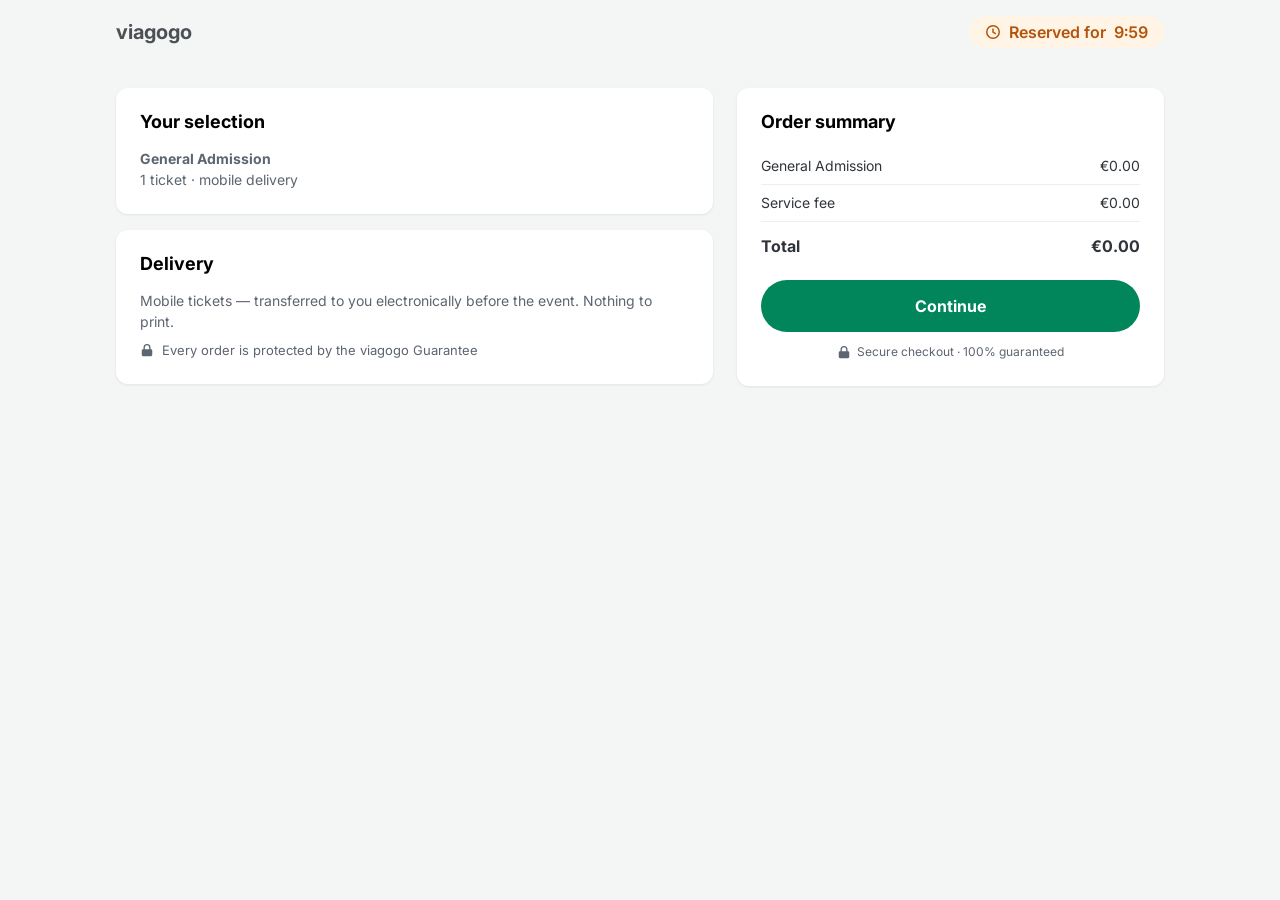
<file: checkout.html>
<!DOCTYPE html>
<html lang="en">
<head>
<meta charset="utf-8"/>
<meta name="viewport" content="width=device-width, initial-scale=1"/>
<title>Checkout - viagogo</title>
<link rel="stylesheet" href="https://fonts.googleapis.com/css?family=Inter:400,500,600,700&display=swap">
<link rel="stylesheet" href="styles_examples_of_ticket_to_BadBunny.css">
<style>
  /* Layout-only rules for the checkout shell — colours/typography come from
     viagogo's own loaded stylesheet (bway-* utility classes used throughout).
     This screen is purely visual: NO payment fields, NO data collection. */
  body { background: #f4f6f5; font-family: 'Inter', sans-serif; margin: 0; }
  .checkout-shell { max-width: 1080px; margin: 0 auto; padding: 24px 16px 80px; display: grid; grid-template-columns: 1.4fr 1fr; gap: 24px; }
  @media (max-width: 860px) { .checkout-shell { grid-template-columns: 1fr; } }
  .checkout-card { background: #fff; border-radius: 12px; padding: 24px; box-shadow: 0 1px 3px rgba(0,0,0,0.08); margin-bottom: 16px; }
  .checkout-topbar { display: flex; align-items: center; justify-content: space-between; padding: 16px; max-width: 1080px; margin: 0 auto; }
  .checkout-logo { font-weight: 700; font-size: 20px; color: #4C5055; text-decoration: none; }
  .checkout-timer { display: flex; align-items: center; gap: 8px; background: #FFF4E5; color: #B45309; border-radius: 20px; padding: 6px 16px; font-weight: 600; font-variant-numeric: tabular-nums; }
  .checkout-h2 { font-size: 18px; font-weight: 700; margin: 0 0 16px; }
  .order-line { display: flex; justify-content: space-between; padding: 8px 0; font-size: 14px; color: #2F343B; border-bottom: 1px solid #ECEEF0; }
  .order-line.total { font-weight: 700; font-size: 16px; border-bottom: none; padding-top: 14px; }
  .secure-row { display: flex; align-items: center; gap: 8px; color: #5C6570; font-size: 13px; margin-top: 8px; }
  .step-note { font-size: 14px; color: #5C6570; line-height: 1.5; }
  .cta-btn { width: 100%; background: #00865A; color: #fff; border: none; border-radius: 28px; padding: 16px; font-size: 16px; font-weight: 700; cursor: pointer; margin-top: 16px; }
  .cta-btn:disabled { background: #9aa0a6; cursor: not-allowed; }
  .cta-btn:hover:not(:disabled) { background: #00714C; }
  .lock-note { display: flex; align-items: center; gap: 6px; justify-content: center; color: #5C6570; font-size: 12px; margin-top: 10px; }
  /* Cancellation modal (shown when the 10:00 reservation timer expires) */
  .vg-modal-backdrop { position: fixed; inset: 0; background: rgba(15,24,40,0.55); display: none; align-items: center; justify-content: center; z-index: 1000; }
  .vg-modal { background: #fff; border-radius: 16px; max-width: 420px; width: calc(100% - 32px); padding: 28px; box-shadow: 0 20px 60px rgba(0,0,0,0.3); text-align: center; }
  .vg-modal h3 { font-size: 20px; font-weight: 700; margin: 12px 0 8px; color: #101828; }
  .vg-modal p { font-size: 14px; color: #5C6570; margin: 0 0 20px; line-height: 1.5; }
</style>
</head>
<body>

<div class="checkout-topbar">
  <a class="checkout-logo" href="index.html">viagogo</a>
  <div class="checkout-timer">
    <svg width="16" height="16" viewBox="0 0 16 16" fill="none" xmlns="http://www.w3.org/2000/svg"><path d="M8 1a7 7 0 1 0 0 14A7 7 0 0 0 8 1Zm0 12.5A5.5 5.5 0 1 1 8 2.5a5.5 5.5 0 0 1 0 11Z" fill="currentColor"/><path d="M8.75 4.5h-1.5v4l3.25 1.95.75-1.23-2.5-1.48V4.5Z" fill="currentColor"/></svg>
    Reserved for <span id="checkout-timer">10:00</span>
  </div>
</div>

<div class="checkout-shell">
  <div>
    <div class="checkout-card">
      <h2 class="checkout-h2">Your selection</h2>
      <div id="selection-details" class="step-note"></div>
    </div>

    <div class="checkout-card">
      <h2 class="checkout-h2">Delivery</h2>
      <p class="step-note">Mobile tickets — transferred to you electronically before the event. Nothing to print.</p>
      <div class="secure-row">
        <svg width="14" height="14" viewBox="0 0 16 16" fill="none" xmlns="http://www.w3.org/2000/svg"><path d="M4 7V5a4 4 0 1 1 8 0v2h.5A1.5 1.5 0 0 1 14 8.5v5A1.5 1.5 0 0 1 12.5 15h-9A1.5 1.5 0 0 1 2 13.5v-5A1.5 1.5 0 0 1 3.5 7H4Zm1.5-2v2h5V5a2.5 2.5 0 0 0-5 0Z" fill="currentColor"/></svg>
        Every order is protected by the viagogo Guarantee
      </div>
    </div>
  </div>

  <div>
    <div class="checkout-card">
      <h2 class="checkout-h2">Order summary</h2>
      <div id="order-summary"></div>
      <div class="order-line total"><span>Total</span><span id="order-total">—</span></div>
      <button id="continue-btn" class="cta-btn" type="button">Continue</button>
      <div class="lock-note">
        <svg width="14" height="14" viewBox="0 0 16 16" fill="none" xmlns="http://www.w3.org/2000/svg"><path d="M4 7V5a4 4 0 1 1 8 0v2h.5A1.5 1.5 0 0 1 14 8.5v5A1.5 1.5 0 0 1 12.5 15h-9A1.5 1.5 0 0 1 2 13.5v-5A1.5 1.5 0 0 1 3.5 7H4Zm1.5-2v2h5V5a2.5 2.5 0 0 0-5 0Z" fill="currentColor"/></svg>
        Secure checkout · 100% guaranteed
      </div>
    </div>
  </div>
</div>

<!-- Reservation-expired modal -->
<div class="vg-modal-backdrop" id="expiry-modal">
  <div class="vg-modal" role="dialog" aria-modal="true" aria-labelledby="expiry-title">
    <svg width="40" height="40" viewBox="0 0 16 16" fill="none" xmlns="http://www.w3.org/2000/svg"><path d="M8 1a7 7 0 1 0 0 14A7 7 0 0 0 8 1Zm0 12.5A5.5 5.5 0 1 1 8 2.5a5.5 5.5 0 0 1 0 11Z" fill="#B45309"/><path d="M8.75 4.5h-1.5v4l3.25 1.95.75-1.23-2.5-1.48V4.5Z" fill="#B45309"/></svg>
    <h3 id="expiry-title">Your reservation has expired</h3>
    <p>We couldn't hold these tickets any longer. They've been released back to the marketplace. You can head back and pick your seats again.</p>
    <button class="cta-btn" type="button" onclick="window.location.href='index.html'">Back to search</button>
  </div>
</div>

<script>
// ---------------------------------------------------------------------------
// Checkout — purely visual confirmation screen. It reads the selected ticket
// from the URL (with a localStorage fallback) populated by app.js, mirrors it
// into the order summary, and runs the 10:00 reservation countdown. There are
// NO card fields and NO data collection here.
// ---------------------------------------------------------------------------
function getSelection() {
  const q = new URLSearchParams(window.location.search);
  const fromUrl = {
    listingId: q.get('listing_id'),
    eventId: q.get('event_id'),
    section: q.get('section'),
    row: q.get('row'),
    seat: q.get('seat'),
    price: q.get('price'),
  };
  if (fromUrl.listingId) {
    try { localStorage.setItem('vg_selection', JSON.stringify(fromUrl)); } catch (e) {}
    return fromUrl;
  }
  try { return JSON.parse(localStorage.getItem('vg_selection')) || fromUrl; } catch (e) { return fromUrl; }
}

function paintSelection(sel) {
  const priceRaw = sel.price || '€0';
  const price = parseFloat(priceRaw.replace(/[^\d.]/g, '')) || 0;
  const currency = (priceRaw.match(/[^\d.,\s]+/) || ['€'])[0];
  const qty = 1;
  const subtotal = price * qty;
  const fee = Math.round(subtotal * 0.15 * 100) / 100;
  const total = Math.round((subtotal + fee) * 100) / 100;

  const sectionTxt = (sel.section || 'General Admission').replace(/^Section\s*/i, 'Section ');
  const rowTxt = sel.row ? sel.row.replace(/^Row\s*/i, 'Row ') : '';
  const seatTxt = sel.seat && sel.seat !== '—' ? `Seat ${sel.seat}` : '';

  document.getElementById('selection-details').innerHTML =
    `<strong>${sectionTxt}</strong>` +
    (rowTxt ? ` · ${rowTxt}` : '') +
    (seatTxt ? ` · ${seatTxt}` : '') +
    `<br>${qty} ticket · mobile delivery`;

  document.getElementById('order-summary').innerHTML =
    `<div class="order-line"><span>${sectionTxt}${rowTxt ? ', ' + rowTxt : ''}</span><span>${currency}${price.toFixed(2)}</span></div>` +
    `<div class="order-line"><span>Service fee</span><span>${currency}${fee.toFixed(2)}</span></div>`;
  document.getElementById('order-total').textContent = `${currency}${total.toFixed(2)}`;
}

function startCountdown(minutes) {
  let remaining = minutes * 60;
  const el = document.getElementById('checkout-timer');
  const btn = document.getElementById('continue-btn');
  const tick = () => {
    const m = Math.floor(remaining / 60);
    const s = remaining % 60;
    el.textContent = `${m}:${String(s).padStart(2, '0')}`;
    if (remaining <= 0) {
      clearInterval(timer);
      el.textContent = 'Expired';
      btn.disabled = true;
      btn.textContent = 'Reservation expired';
      document.getElementById('expiry-modal').style.display = 'flex';
      return;
    }
    remaining -= 1;
  };
  const timer = setInterval(tick, 1000);
  tick();
}

document.addEventListener('DOMContentLoaded', () => {
  paintSelection(getSelection());
  startCountdown(10);
  document.getElementById('continue-btn').addEventListener('click', () => {
    document.getElementById('continue-btn').textContent = 'Reserved ✓';
  });
});
</script>
</body>
</html>
</file>
